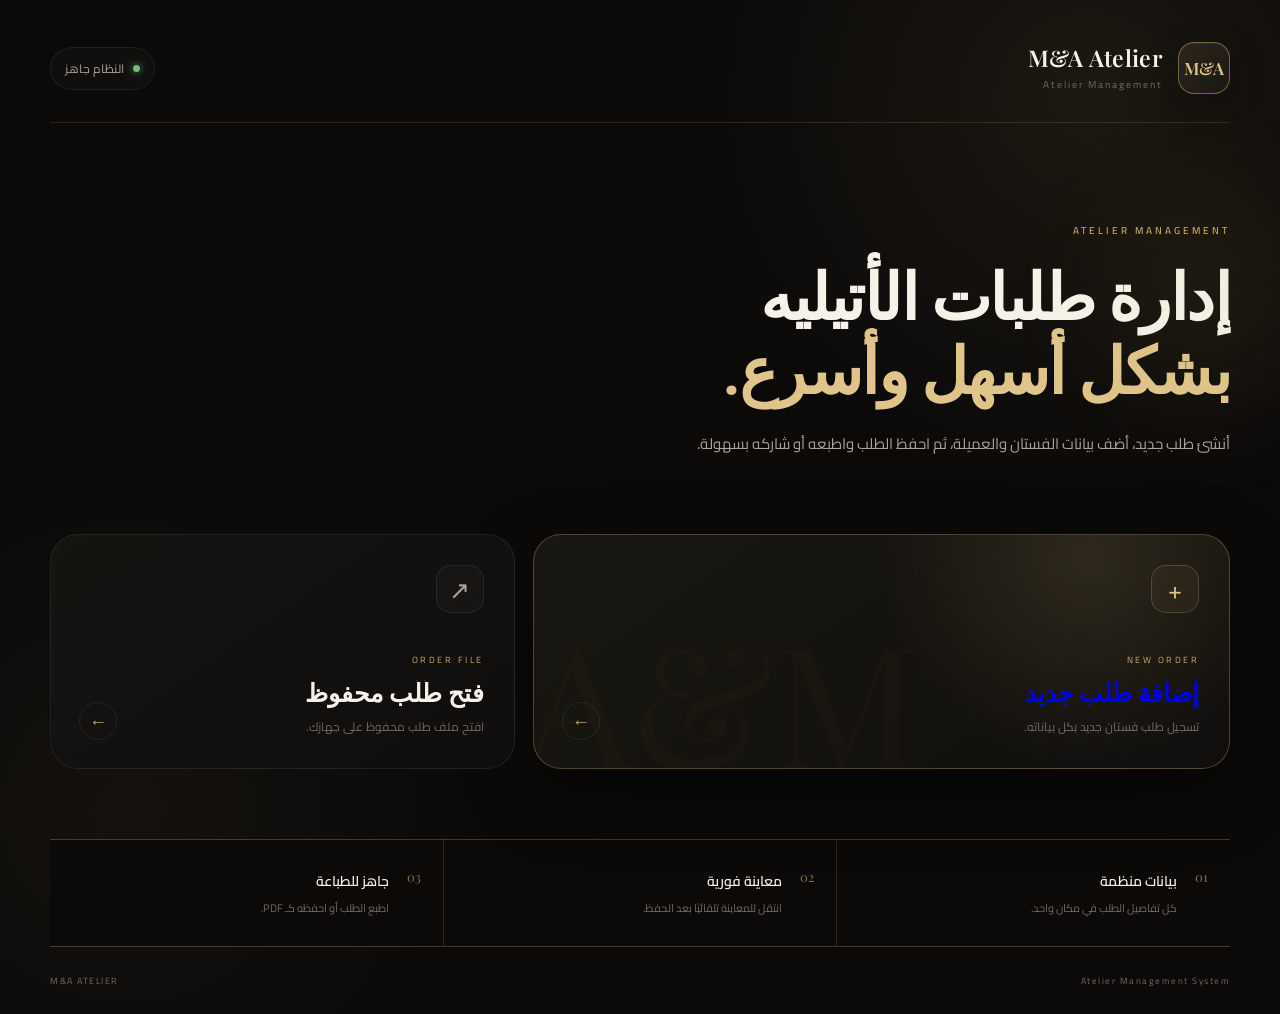
<file: index.html>
<!DOCTYPE html>
<html lang="ar" dir="rtl">

<head>
    <meta charset="UTF-8">
    <meta name="viewport" content="width=device-width, initial-scale=1.0">

    <title>M&A Atelier</title>

    <link rel="stylesheet" href="css/style.css">
</head>

<body>

    <main class="dashboard">

        <!-- Header -->
        <header class="dashboard-header">

            <div class="brand">
                <div class="brand-mark">M&A</div>

                <div class="brand-info">
                    <h1>M&A Atelier</h1>
                    <span>Atelier Management</span>
                </div>
            </div>

            <div class="header-status">
                <span class="status-dot"></span> النظام جاهز
            </div>

        </header>


        <!-- Welcome -->
        <section class="welcome-section">

            <div>
                <span class="eyebrow">ATELIER MANAGEMENT</span>

                <h2>
                    إدارة طلبات الأتيليه
                    <br>
                    <span>بشكل أسهل وأسرع.</span>
                </h2>

                <p>
                    أنشئ طلب جديد، أضف بيانات الفستان والعميلة، ثم احفظ الطلب واطبعه أو شاركه بسهولة.
                </p>
            </div>

        </section>


        <!-- Main Actions -->
        <section class="actions-grid">

            <!-- Add Order -->
            <a href="add-order.html" class="action-card primary-card">

                <div class="action-icon">
                    +
                </div>

                <div class="action-content">
                    <span>NEW ORDER</span>
                    <h3>إضافة طلب جديد</h3>
                    <p>
                        تسجيل طلب فستان جديد بكل بياناته.
                    </p>
                </div>

                <div class="action-arrow">
                    ←
                </div>

            </a>


            <!-- Open Order -->
            <div class="action-card secondary-card">

                <div class="action-icon">
                    ↗
                </div>

                <div class="action-content">
                    <span>ORDER FILE</span>
                    <h3>فتح طلب محفوظ</h3>
                    <p>
                        افتح ملف طلب محفوظ على جهازك.
                    </p>
                </div>

                <div class="action-arrow">
                    ←
                </div>

            </div>

        </section>


        <!-- Features -->
        <section class="features">

            <div class="feature-item">
                <div class="feature-number">01</div>

                <div>
                    <h4>بيانات منظمة</h4>
                    <p>كل تفاصيل الطلب في مكان واحد.</p>
                </div>
            </div>


            <div class="feature-item">
                <div class="feature-number">02</div>

                <div>
                    <h4>معاينة فورية</h4>
                    <p>انتقل للمعاينة تلقائيًا بعد الحفظ.</p>
                </div>
            </div>


            <div class="feature-item">
                <div class="feature-number">03</div>

                <div>
                    <h4>جاهز للطباعة</h4>
                    <p>اطبع الطلب أو احفظه كـ PDF.</p>
                </div>
            </div>

        </section>


        <!-- Footer -->
        <footer class="dashboard-footer">

            <span>M&A ATELIER</span>

            <span>Atelier Management System</span>

        </footer>

    </main>


    <script src="js/app.js"></script>

</body>

</html>
</file>
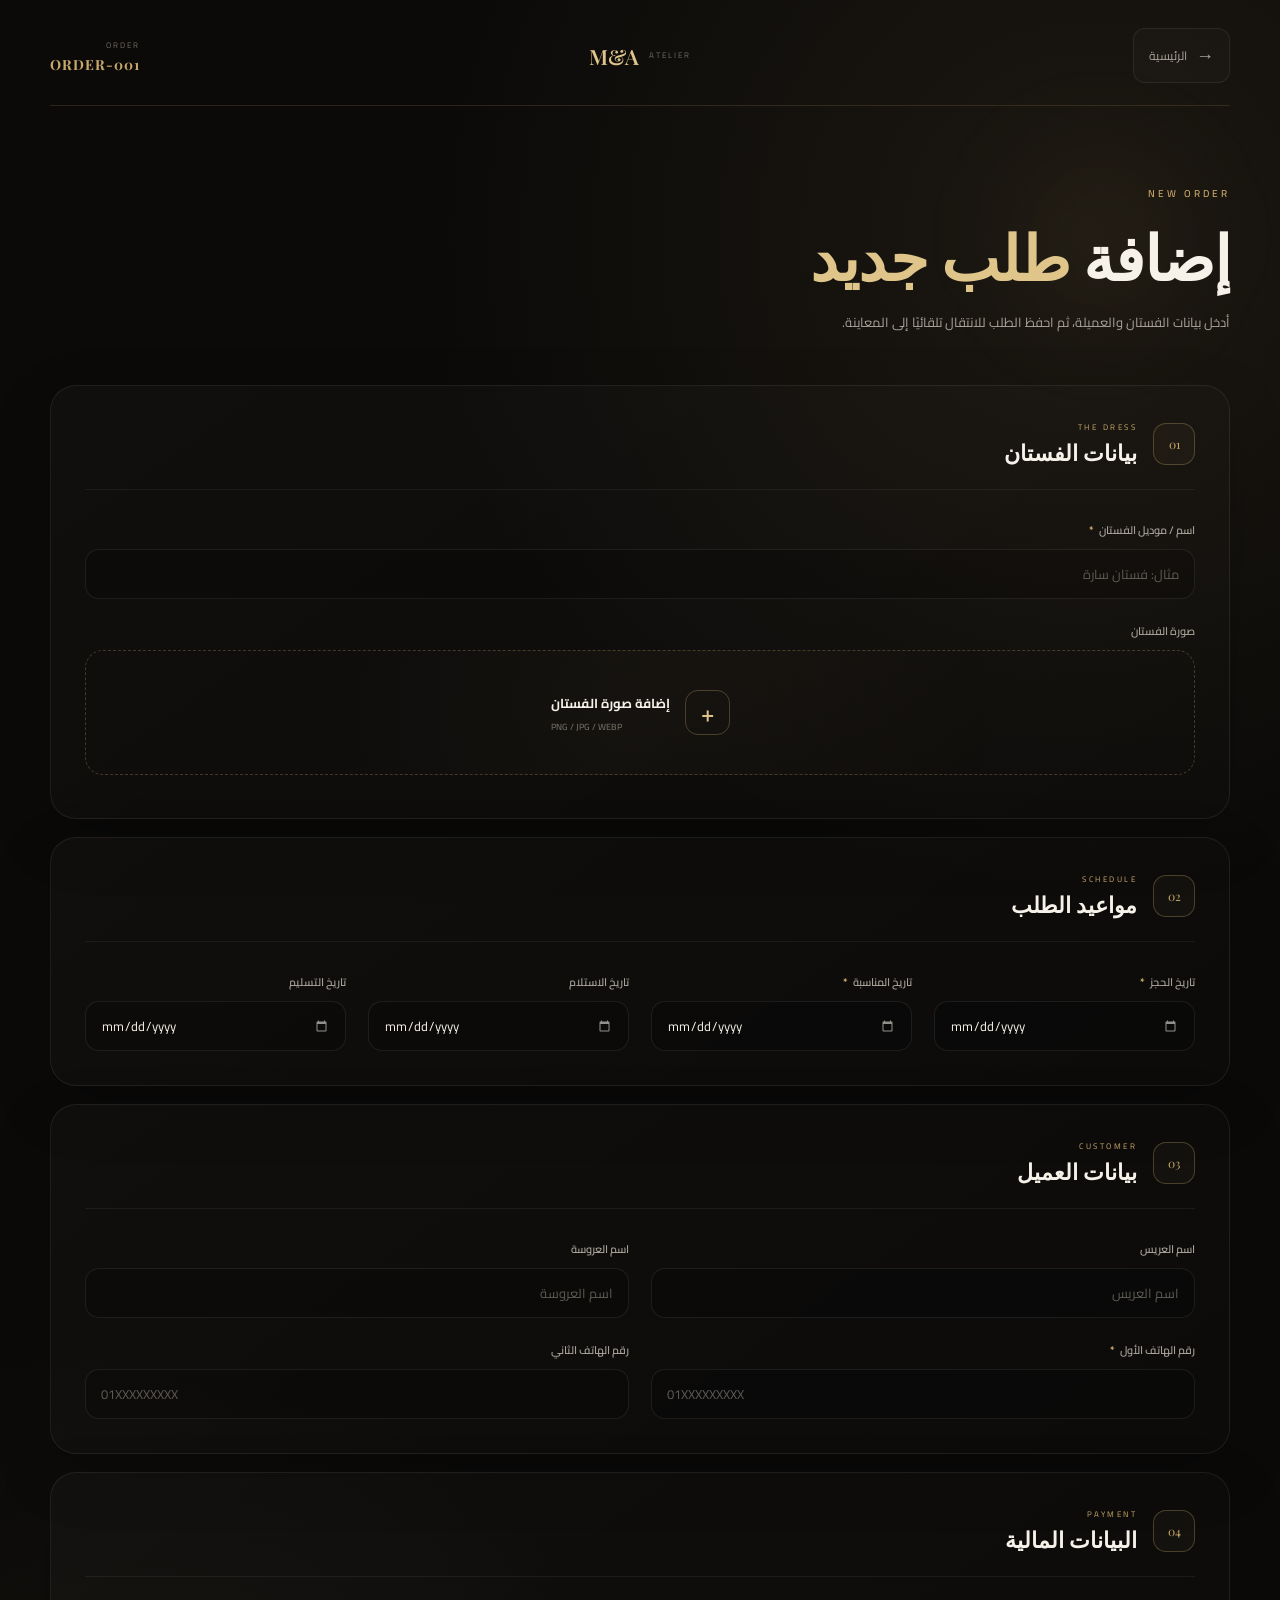
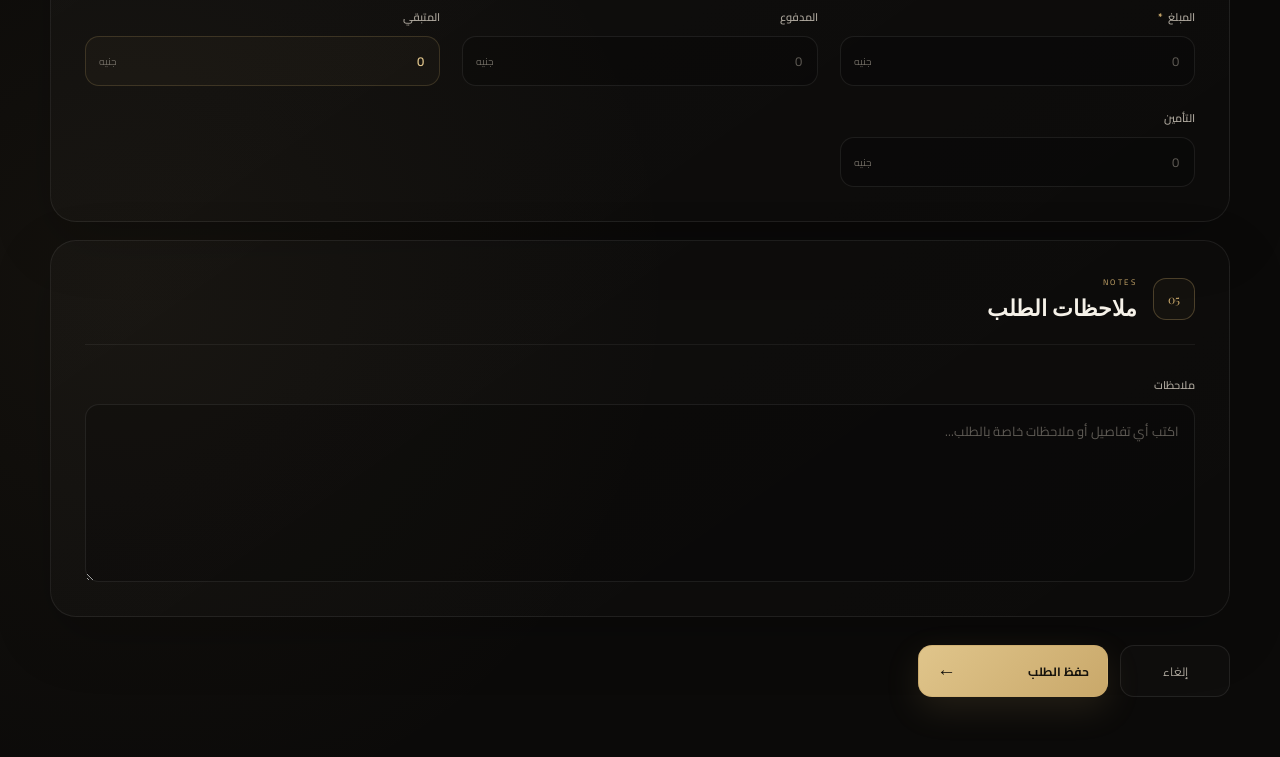
<file: add-order.html>
<!DOCTYPE html>
<html lang="ar" dir="rtl">

<head>
    <meta charset="UTF-8">
    <meta name="viewport" content="width=device-width, initial-scale=1.0">

    <title>إضافة طلب | M&A Atelier</title>

    <link rel="stylesheet" href="css/style.css">
</head>

<body>

    <main class="order-page">

        <!-- Top Bar -->
        <header class="order-header">

            <a href="index.html" class="back-button">
                <span>→</span> الرئيسية
            </a>

            <div class="page-brand">
                <span>M&A</span>
                <small>ATELIER</small>
            </div>

            <div class="order-number">
                <small>ORDER</small>
                <strong id="orderNumber">ORDER-001</strong>
            </div>

        </header>


        <!-- Page Intro -->
        <section class="page-intro">

            <span class="eyebrow">NEW ORDER</span>

            <h1>
                إضافة
                <span>طلب جديد</span>
            </h1>

            <p>
                أدخل بيانات الفستان والعميلة، ثم احفظ الطلب للانتقال تلقائيًا إلى المعاينة.
            </p>

        </section>


        <!-- Form -->
        <form id="orderForm" class="order-form">


            <!-- =========================
                 DRESS INFORMATION
            ========================== -->

            <section class="form-section">

                <div class="section-heading">

                    <div class="section-number">
                        01
                    </div>

                    <div>
                        <span>THE DRESS</span>
                        <h2>بيانات الفستان</h2>
                    </div>

                </div>


                <div class="form-grid">

                    <div class="form-group full">

                        <label for="dressName">
                            اسم / موديل الفستان
                            <b>*</b>
                        </label>

                        <input type="text" id="dressName" name="dressName" placeholder="مثال: فستان سارة" required>

                    </div>


                    <!-- Dress Image -->

                    <div class="form-group full">

                        <label>
                            صورة الفستان
                        </label>

                        <div class="image-upload">

                            <input type="file" id="dressImage" accept="image/*" hidden>

                            <label for="dressImage" class="upload-box" id="uploadBox">

                                <div class="upload-icon">
                                    +
                                </div>

                                <div>
                                    <strong>إضافة صورة الفستان</strong>
                                    <span>PNG / JPG / WEBP</span>
                                </div>

                            </label>

                            <div class="image-preview" id="imagePreview"></div>

                        </div>

                    </div>

                </div>

            </section>


            <!-- =========================
                 DATES
            ========================== -->

            <section class="form-section">

                <div class="section-heading">

                    <div class="section-number">
                        02
                    </div>

                    <div>
                        <span>SCHEDULE</span>
                        <h2>مواعيد الطلب</h2>
                    </div>

                </div>


                <div class="form-grid four-columns">

                    <div class="form-group">

                        <label for="bookingDate">
                            تاريخ الحجز
                            <b>*</b>
                        </label>

                        <input type="date" id="bookingDate" name="bookingDate" required>

                    </div>


                    <div class="form-group">

                        <label for="eventDate">
                            تاريخ المناسبة
                            <b>*</b>
                        </label>

                        <input type="date" id="eventDate" name="eventDate" required>

                    </div>


                    <div class="form-group">

                        <label for="receiveDate">
                            تاريخ الاستلام
                        </label>

                        <input type="date" id="receiveDate" name="receiveDate">

                    </div>


                    <div class="form-group">

                        <label for="deliveryDate">
                            تاريخ التسليم
                        </label>

                        <input type="date" id="deliveryDate" name="deliveryDate">

                    </div>

                </div>

            </section>


            <!-- =========================
                 CUSTOMER INFORMATION
            ========================== -->

            <section class="form-section">

                <div class="section-heading">

                    <div class="section-number">
                        03
                    </div>

                    <div>
                        <span>CUSTOMER</span>
                        <h2>بيانات العميل</h2>
                    </div>

                </div>


                <div class="form-grid">

                    <div class="form-group">

                        <label for="groomName">
                            اسم العريس
                        </label>

                        <input type="text" id="groomName" name="groomName" placeholder="اسم العريس">

                    </div>


                    <div class="form-group">

                        <label for="brideName">
                            اسم العروسة
                        </label>

                        <input type="text" id="brideName" name="brideName" placeholder="اسم العروسة">

                    </div>


                    <div class="form-group">

                        <label for="phoneOne">
                            رقم الهاتف الأول
                            <b>*</b>
                        </label>

                        <input type="tel" id="phoneOne" name="phoneOne" placeholder="01XXXXXXXXX" inputmode="tel" required>

                    </div>


                    <div class="form-group">

                        <label for="phoneTwo">
                            رقم الهاتف الثاني
                        </label>

                        <input type="tel" id="phoneTwo" name="phoneTwo" placeholder="01XXXXXXXXX" inputmode="tel">

                    </div>

                </div>

            </section>


            <!-- =========================
                 PAYMENT
            ========================== -->

            <section class="form-section">

                <div class="section-heading">

                    <div class="section-number">
                        04
                    </div>

                    <div>
                        <span>PAYMENT</span>
                        <h2>البيانات المالية</h2>
                    </div>

                </div>


                <div class="form-grid three-columns">

                    <div class="form-group">

                        <label for="totalAmount">
                            المبلغ
                            <b>*</b>
                        </label>

                        <div class="money-input">

                            <input type="number" id="totalAmount" name="totalAmount" placeholder="0" min="0" required>

                            <span>جنيه</span>

                        </div>

                    </div>


                    <div class="form-group">

                        <label for="paidAmount">
                            المدفوع
                        </label>

                        <div class="money-input">

                            <input type="number" id="paidAmount" name="paidAmount" placeholder="0" min="0">

                            <span>جنيه</span>

                        </div>

                    </div>


                    <div class="form-group">

                        <label for="remainingAmount">
                            المتبقي
                        </label>

                        <div class="money-input calculated">

                            <input type="number" id="remainingAmount" name="remainingAmount" value="0" readonly>

                            <span>جنيه</span>

                        </div>

                    </div>


                    <div class="form-group">

                        <label for="insurance">
                            التأمين
                        </label>

                        <div class="money-input">

                            <input type="number" id="insurance" name="insurance" placeholder="0" min="0">

                            <span>جنيه</span>

                        </div>

                    </div>

                </div>

            </section>


            <!-- =========================
                 NOTES
            ========================== -->

            <section class="form-section">

                <div class="section-heading">

                    <div class="section-number">
                        05
                    </div>

                    <div>
                        <span>NOTES</span>
                        <h2>ملاحظات الطلب</h2>
                    </div>

                </div>


                <div class="form-group full">

                    <label for="notes">
                        ملاحظات
                    </label>

                    <textarea id="notes" name="notes" rows="6" placeholder="اكتب أي تفاصيل أو ملاحظات خاصة بالطلب..."></textarea>

                </div>

            </section>


            <!-- Actions -->

            <div class="form-actions">

                <a href="index.html" class="cancel-button">
                    إلغاء
                </a>

                <button type="submit" class="save-button">
                    <span>حفظ الطلب</span>
                    <strong>←</strong>
                </button>

            </div>

        </form>

    </main>


    <script src="js/app.js"></script>

</body>

</html>
</file>
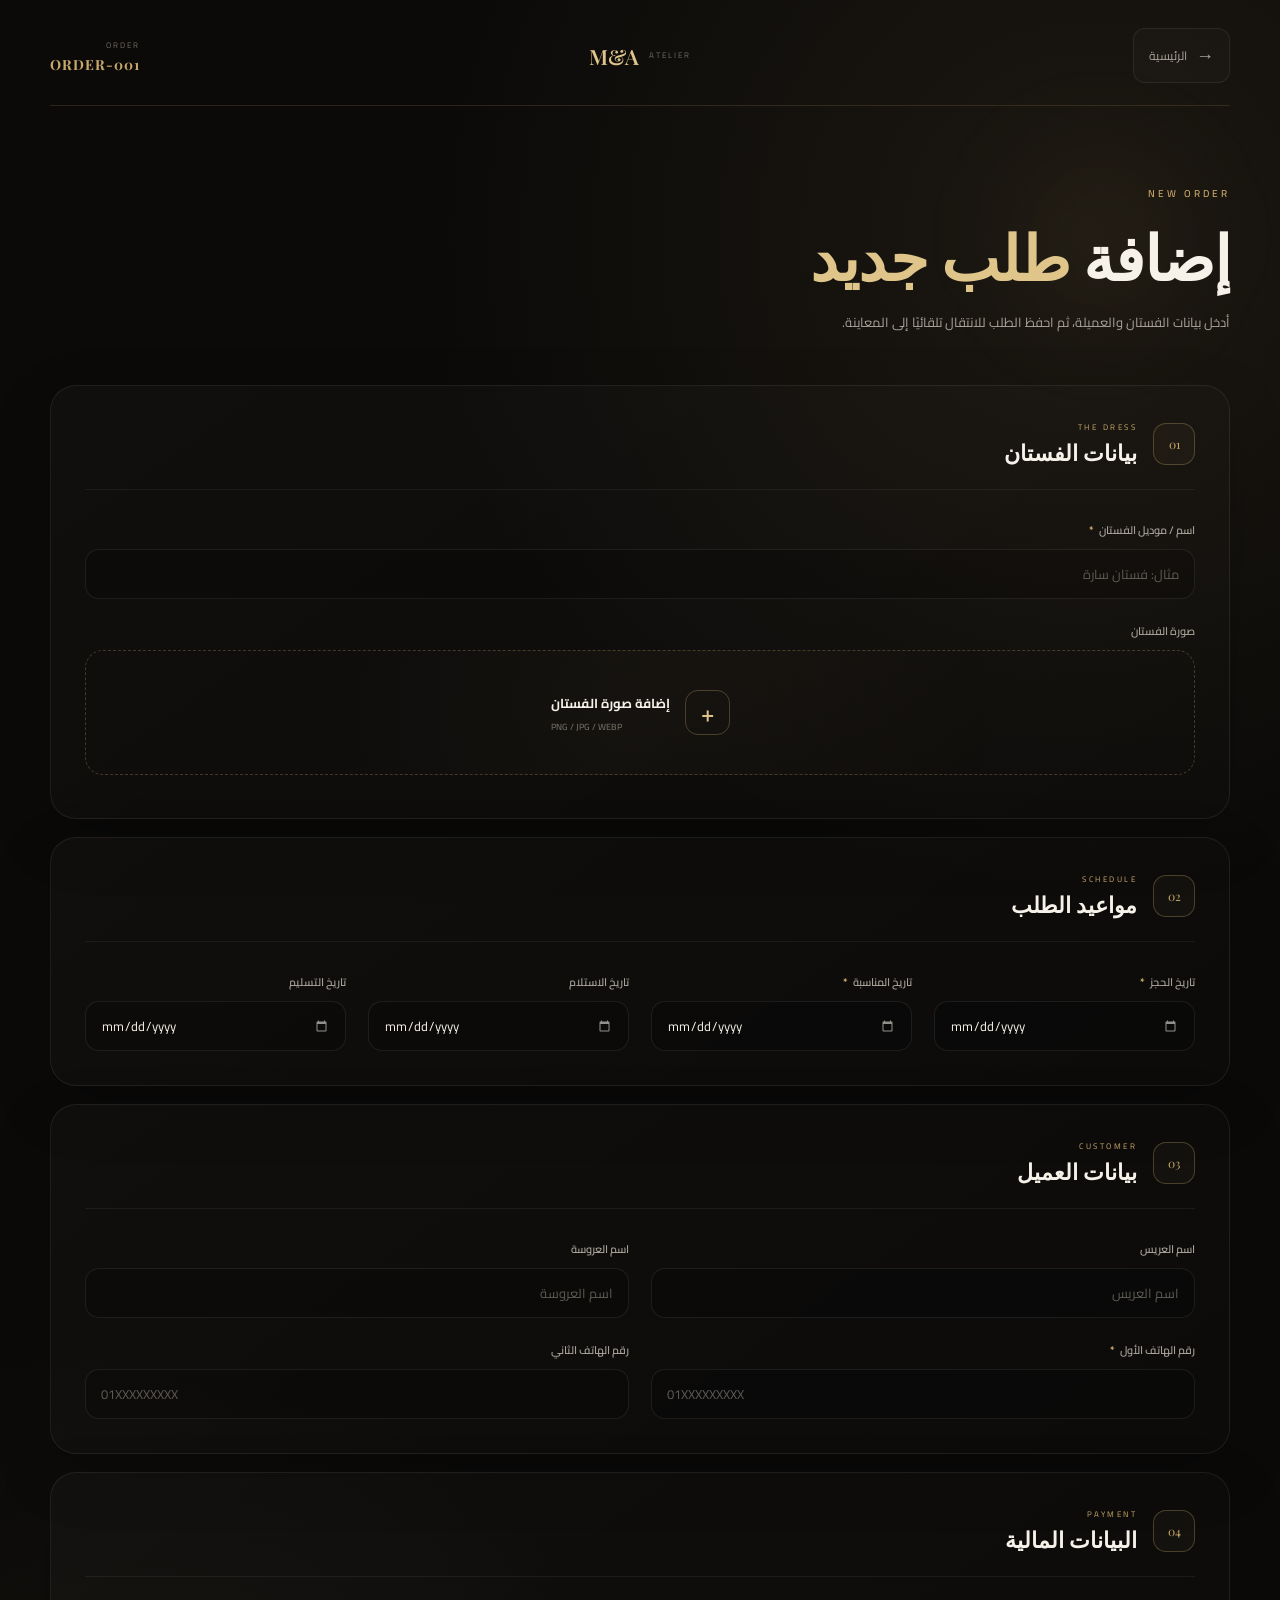
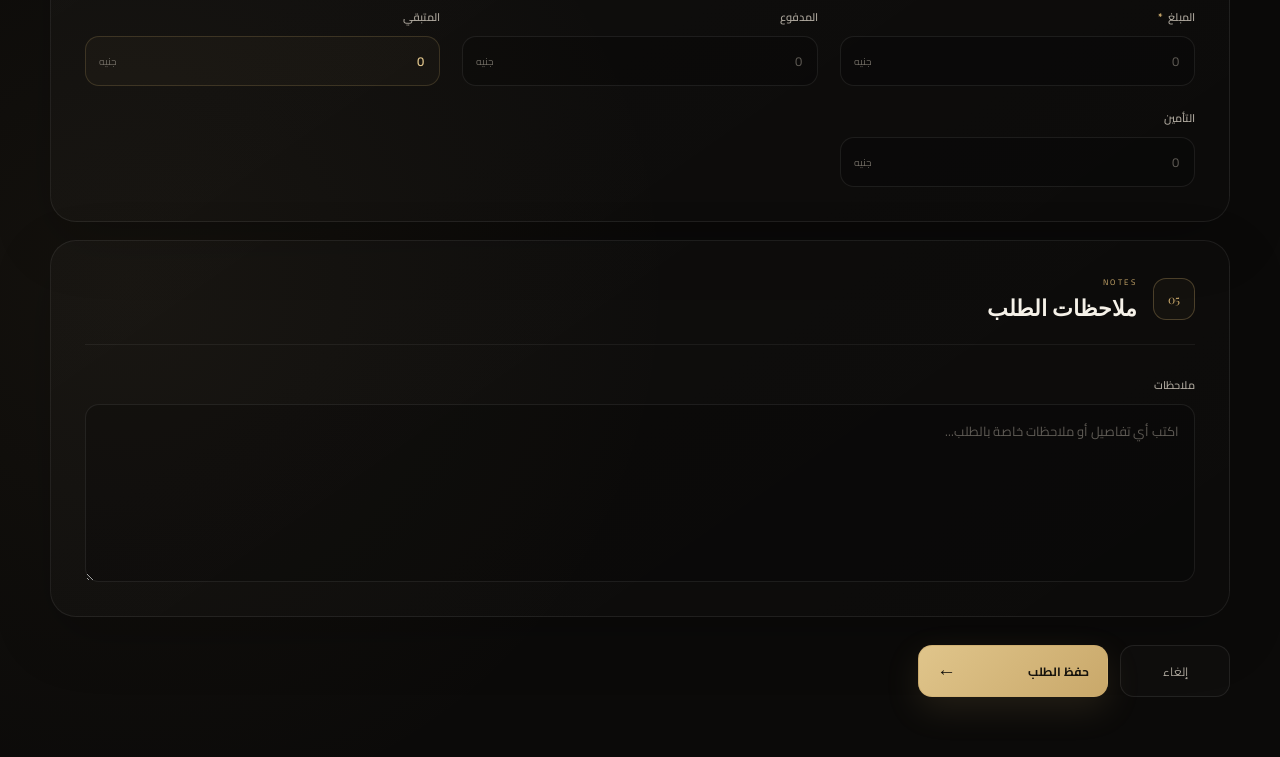
<file: order-preview.html>
<!DOCTYPE html>
<html lang="ar" dir="rtl">

<head>

    <meta charset="UTF-8">

    <meta name="viewport" content="width=device-width, initial-scale=1.0">

    <title> M&A Atelier | معاينة الطلب</title>

    <link rel="preconnect" href="https://fonts.googleapis.com">

    <link rel="preconnect" href="https://fonts.gstatic.com" crossorigin>

    <link href="https://fonts.googleapis.com/css2?family=Cairo:wght@400;500;600;700&family=Playfair+Display:wght@500;600;700&display=swap" rel="stylesheet">

    <link rel="stylesheet" href="css/style.css">

    <!-- html2pdf.js -->
    <script src="js/html2pdf.bundle.min.js"></script>

</head>


<body>

    <main class="preview-page">


        <!-- =========================
             HEADER
        ========================== -->

        <header class="preview-header">


            <button type="button" class="back-button" id="headerEditButton">
                ← تعديل الطلب
            </button>


            <div class="page-brand">

                <div class="brand-mark">
                    A&M
                </div>


                <div>

                    <h1>
                        M&A Atelier
                    </h1>

                    <span>
                        Order Preview
                    </span>

                </div>

            </div>


            <div class="order-number">

                <span>
                    رقم الطلب
                </span>

                <strong id="previewOrderNumber">
                    ORDER-001
                </strong>

            </div>


        </header>



        <!-- =========================
             ORDER PREVIEW
        ========================== -->

        <section class="preview-wrapper">

            <div class="order-preview-card" id="orderPreviewCard">


                <!-- =========================
                     HERO
                ========================== -->

                <section class="preview-hero">


                    <div class="dress-image-container" id="previewDressImage">

                        <div class="dress-image-placeholder">

                            <span>
                                👗
                            </span>

                            <p>
                                لا توجد صورة
                            </p>

                        </div>

                    </div>



                    <div class="dress-main-info">

                        <span class="preview-label">
                            DRESS / MODEL
                        </span>


                        <h2 id="previewDressName">
                            -
                        </h2>


                        <div class="hero-order">

                            <span>
                                رقم الطلب
                            </span>

                            <strong id="heroOrderNumber">
                                -
                            </strong>

                        </div>

                    </div>

                </section>



                <!-- =========================
                     CUSTOMER
                ========================== -->

                <section class="preview-section">

                    <div class="section-heading">

                        <span>
                            01
                        </span>


                        <div>

                            <small>
                                CUSTOMER
                            </small>

                            <h3>
                                بيانات العميل
                            </h3>

                        </div>

                    </div>



                    <div class="preview-grid">


                        <div class="preview-item">

                            <span>
                                اسم العريس
                            </span>

                            <strong id="previewGroom">
                                -
                            </strong>

                        </div>



                        <div class="preview-item">

                            <span>
                                اسم العروسة
                            </span>

                            <strong id="previewBride">
                                -
                            </strong>

                        </div>



                        <div class="preview-item">

                            <span>
                                رقم الهاتف الأول
                            </span>

                            <strong id="previewPhoneOne">
                                -
                            </strong>

                        </div>



                        <div class="preview-item">

                            <span>
                                رقم الهاتف الثاني
                            </span>

                            <strong id="previewPhoneTwo">
                                -
                            </strong>

                        </div>


                    </div>

                </section>



                <!-- =========================
                     SCHEDULE
                ========================== -->

                <section class="preview-section">

                    <div class="section-heading">

                        <span>
                            02
                        </span>


                        <div>

                            <small>
                                SCHEDULE
                            </small>

                            <h3>
                                المواعيد
                            </h3>

                        </div>

                    </div>



                    <div class="preview-grid">


                        <div class="preview-item">

                            <span>
                                تاريخ الحجز
                            </span>

                            <strong id="previewBooking">
                                -
                            </strong>

                        </div>



                        <div class="preview-item">

                            <span>
                                تاريخ المناسبة
                            </span>

                            <strong id="previewEvent">
                                -
                            </strong>

                        </div>



                        <div class="preview-item">

                            <span>
                                تاريخ الاستلام
                            </span>

                            <strong id="previewReceive">
                                -
                            </strong>

                        </div>



                        <div class="preview-item">

                            <span>
                                تاريخ التسليم
                            </span>

                            <strong id="previewDelivery">
                                -
                            </strong>

                        </div>


                    </div>

                </section>



                <!-- =========================
                     PAYMENT
                ========================== -->

                <section class="preview-section">

                    <div class="section-heading">

                        <span>
                            03
                        </span>


                        <div>

                            <small>
                                PAYMENT
                            </small>

                            <h3>
                                البيانات المالية
                            </h3>

                        </div>

                    </div>



                    <div class="payment-grid">


                        <div class="payment-item total">

                            <span>
                                إجمالي الطلب
                            </span>

                            <strong>

                                <span id="previewTotal">
                                    0
                                </span>

                                <small>
                                    جنيه
                                </small>

                            </strong>

                        </div>



                        <div class="payment-item paid">

                            <span>
                                المدفوع
                            </span>

                            <strong>

                                <span id="previewPaid">
                                    0
                                </span>

                                <small>
                                    جنيه
                                </small>

                            </strong>

                        </div>



                        <div class="payment-item remaining">

                            <span>
                                المتبقي
                            </span>

                            <strong>

                                <span id="previewRemaining">
                                    0
                                </span>

                                <small>
                                    جنيه
                                </small>

                            </strong>

                        </div>



                        <div class="payment-item insurance">

                            <span>
                                التأمين
                            </span>

                            <strong id="previewInsurance">
                                -
                            </strong>

                        </div>


                    </div>

                </section>



                <!-- =========================
                     NOTES
                ========================== -->

                <section class="preview-section notes-section">

                    <div class="section-heading">

                        <span>
                            04
                        </span>


                        <div>

                            <small>
                                NOTES
                            </small>

                            <h3>
                                الملاحظات
                            </h3>

                        </div>

                    </div>



                    <div class="notes-box" id="previewNotes">
                        لا توجد ملاحظات.
                    </div>

                </section>



                <!-- =========================
                     FOOTER
                ========================== -->

                <footer class="order-card-footer">


                    <div>

                        <strong>
                           M&A Atelier
                        </strong>

                        <span>
                            Atelier Management
                        </span>

                    </div>



                    <div>

                        <span>
                            Order
                        </span>

                        <strong id="footerOrderNumber">
                            -
                        </strong>

                    </div>


                </footer>


            </div>

        </section>



        <!-- =========================
             ACTION BUTTONS
        ========================== -->

        <div class="preview-actions">


            <button type="button" class="action-button primary" id="downloadPdfButton">
                📄 تنزيل PDF
            </button>



            <button type="button" class="action-button whatsapp" id="whatsappButton">
                💬 إرسال WhatsApp
            </button>



            <button type="button" class="action-button secondary" id="editOrderButton">
                ✎ تعديل الطلب
            </button>



            <a href="index.html" class="action-button secondary">
                ← الرئيسية
            </a>


        </div>


    </main>



    <!-- =========================
         JAVASCRIPT
    ========================== -->

    <script>
        document.addEventListener(
            "DOMContentLoaded",
            function() {


                /*
                ==========================================
                GET ORDER
                ==========================================
                */

                const savedOrder =
                    sessionStorage.getItem(
                        "amOrder"
                    );


                if (!savedOrder) {

                    alert(
                        "لا يوجد طلب للمعاينة."
                    );

                    window.location.href =
                        "add-order.html";

                    return;

                }


                let order;


                try {

                    order =
                        JSON.parse(
                            savedOrder
                        );

                } catch (error) {

                    console.error(error);

                    alert(
                        "حدث خطأ في بيانات الطلب."
                    );

                    window.location.href =
                        "add-order.html";

                    return;

                }



                /*
                ==========================================
                HELPER
                ==========================================
                */

                function setText(
                    id,
                    value
                ) {

                    const element =
                        document.getElementById(
                            id
                        );


                    if (element) {

                        element.textContent =
                            value || "-";

                    }

                }



                /*
                ==========================================
                ORDER NUMBER
                ==========================================
                */

                setText(
                    "previewOrderNumber",
                    order.orderNumber
                );


                setText(
                    "heroOrderNumber",
                    order.orderNumber
                );


                setText(
                    "footerOrderNumber",
                    order.orderNumber
                );



                /*
                ==========================================
                DRESS
                ==========================================
                */

                setText(
                    "previewDressName",
                    order.dressName
                );



                /*
                ==========================================
                CUSTOMER
                ==========================================
                */

                setText(
                    "previewGroom",
                    order.groomName
                );


                setText(
                    "previewBride",
                    order.brideName
                );


                setText(
                    "previewPhoneOne",
                    order.phoneOne
                );


                setText(
                    "previewPhoneTwo",
                    order.phoneTwo
                );



                /*
                ==========================================
                DATES
                ==========================================
                */

                setText(
                    "previewBooking",
                    order.bookingDate
                );


                setText(
                    "previewEvent",
                    order.eventDate
                );


                setText(
                    "previewReceive",
                    order.receiveDate
                );


                setText(
                    "previewDelivery",
                    order.deliveryDate
                );



                /*
                ==========================================
                PAYMENT
                ==========================================
                */

                setText(
                    "previewTotal",
                    order.total
                );


                setText(
                    "previewPaid",
                    order.paid
                );


                setText(
                    "previewRemaining",
                    order.remaining
                );


                setText(
                    "previewInsurance",
                    order.insurance
                );



                /*
                ==========================================
                NOTES
                ==========================================
                */

                setText(
                    "previewNotes",
                    order.notes ||
                    "لا توجد ملاحظات."
                );



                /*
                ==========================================
                DRESS IMAGE
                ==========================================
                */

                const imageContainer =
                    document.getElementById(
                        "previewDressImage"
                    );


                if (
                    order.image &&
                    imageContainer
                ) {

                    imageContainer.innerHTML =
                        "";


                    const image =
                        document.createElement(
                            "img"
                        );


                    image.src =
                        order.image;


                    image.alt =
                        order.dressName ||
                        "Dress Image";


                    image.style.width =
                        "100%";


                    image.style.height =
                        "100%";


                    image.style.objectFit =
                        "cover";


                    image.style.display =
                        "block";


                    imageContainer.appendChild(
                        image
                    );

                }



                /*
                ==========================================
                EDIT ORDER
                ==========================================
                */

                function editOrder() {

                    sessionStorage.setItem(
                        "amEditMode",
                        "true"
                    );


                    window.location.href =
                        "add-order.html";

                }


                /*
                ==========================================
                HEADER EDIT BUTTON
                ==========================================
                */

                const headerEditButton =
                    document.getElementById(
                        "headerEditButton"
                    );


                if (headerEditButton) {

                    headerEditButton.addEventListener(
                        "click",
                        editOrder
                    );

                }



                /*
                ==========================================
                BOTTOM EDIT BUTTON
                ==========================================
                */

                const editOrderButton =
                    document.getElementById(
                        "editOrderButton"
                    );


                if (editOrderButton) {

                    editOrderButton.addEventListener(
                        "click",
                        editOrder
                    );

                }



                /*
                ==========================================
                PDF DOWNLOAD
                ==========================================
                */

                const downloadPdfButton =
                    document.getElementById(
                        "downloadPdfButton"
                    );


                if (downloadPdfButton) {

                    downloadPdfButton.addEventListener(
                        "click",
                        async function() {


                            const orderCard =
                                document.getElementById(
                                    "orderPreviewCard"
                                );


                            if (!orderCard) {

                                alert(
                                    "لم يتم العثور على بيانات الطلب."
                                );

                                return;

                            }


                            if (
                                typeof html2pdf ===
                                "undefined"
                            ) {

                                alert(
                                    "ملف html2pdf.js غير موجود. تأكد من وجوده داخل مجلد js."
                                );

                                return;

                            }


                            const originalText =
                                downloadPdfButton.textContent;


                            downloadPdfButton.disabled =
                                true;


                            downloadPdfButton.textContent =
                                "جاري تجهيز PDF...";


                            /*
                            ==================================
                            PDF NAME
                            اسم العروسة + رقم الطلب
                            ==================================
                            */

                            const cleanBrideName =
                                (
                                    order.brideName ||
                                    "M&A-Order"
                                )
                                .replace(
                                    /[\\/:*?"<>|]/g,
                                    "-"
                                )
                                .trim();


                            const filename =
                                cleanBrideName +
                                "-" +
                                (
                                    order.orderNumber ||
                                    "ORDER"
                                ) +
                                ".pdf";


                            /*
                            ==================================
                            PDF OPTIONS
                            ==================================
                            */

                            const options = {

                                margin: [
                                    8,
                                    8,
                                    8,
                                    8
                                ],

                                filename: filename,

                                image: {

                                    type: "jpeg",

                                    quality: 0.98

                                },

                                html2canvas: {

                                    scale: 2,

                                    useCORS: true,

                                    allowTaint: true,

                                    backgroundColor: "#0b0a09",

                                    logging: false

                                },

                                jsPDF: {

                                    unit: "mm",

                                    format: "a4",

                                    orientation: "portrait"

                                },

                                pagebreak: {

                                    mode: [
                                        "css",
                                        "legacy"
                                    ]

                                }

                            };


                            try {

                                await html2pdf()

                                .set(
                                    options
                                )

                                .from(
                                    orderCard
                                )

                                .save();


                            } catch (error) {

                                console.error(
                                    "PDF Error:",
                                    error
                                );


                                alert(
                                    "حدث خطأ أثناء إنشاء ملف PDF."
                                );


                            } finally {

                                downloadPdfButton.disabled =
                                    false;


                                downloadPdfButton.textContent =
                                    originalText;

                            }

                        }
                    );

                }



                /*
                ==========================================
                WHATSAPP
                ==========================================
                */

                const whatsappButton =
                    document.getElementById(
                        "whatsappButton"
                    );


                if (whatsappButton) {

                    whatsappButton.addEventListener(
                        "click",
                        function() {


                            const message =

                                `M&A ATELIER
━━━━━━━━━━━━━━━━━━

📋 بيانات الطلب

رقم الطلب:
${order.orderNumber || "-"}

اسم / موديل الفستان:
${order.dressName || "-"}


👰 بيانات العميل

اسم العريس:
${order.groomName || "-"}

اسم العروسة:
${order.brideName || "-"}

رقم الهاتف الأول:
${order.phoneOne || "-"}

رقم الهاتف الثاني:
${order.phoneTwo || "-"}


📅 المواعيد

تاريخ الحجز:
${order.bookingDate || "-"}

تاريخ المناسبة:
${order.eventDate || "-"}

تاريخ الاستلام:
${order.receiveDate || "-"}

تاريخ التسليم:
${order.deliveryDate || "-"}


💰 البيانات المالية

إجمالي الطلب:
${order.total || "0"} جنيه

المدفوع:
${order.paid || "0"} جنيه

المتبقي:
${order.remaining || "0"} جنيه

التأمين:
${order.insurance || "-"}


📝 الملاحظات

${order.notes || "لا توجد ملاحظات."}

━━━━━━━━━━━━━━━━━━

M&A ATELIER`;


                            /*
                            ==================================
                            PHONE
                            ==================================
                            */

                            let phone =
                                order.phoneOne ||
                                "";


                            phone =
                                phone.replace(
                                    /\D/g,
                                    ""
                                );


                            if (
                                phone.startsWith(
                                    "0"
                                )
                            ) {

                                phone =
                                    "20" +
                                    phone.substring(
                                        1
                                    );

                            }


                            /*
                            ==================================
                            WHATSAPP URL
                            ==================================
                            */

                            const whatsappURL =
                                "https://wa.me/" +
                                phone +
                                "?text=" +
                                encodeURIComponent(
                                    message
                                );


                            window.open(
                                whatsappURL,
                                "_blank"
                            );

                        }
                    );

                }

            }

        );
    </script>

</body>

</html>
</file>
<file: css/style.css>
@import url('https://fonts.googleapis.com/css2?family=Cairo:wght@400;500;600;700&family=Playfair+Display:wght@500;600;700&display=swap');
:root {
    --bg: #0b0a09;
    --bg-soft: #11100e;
    --card: #151310;
    --card-hover: #1b1915;
    --gold: #c9a86a;
    --gold-light: #e0c58b;
    --gold-dark: #8e713c;
    --text: #f6f2e9;
    --text-soft: #aaa49a;
    --text-muted: #706b63;
    --border: rgba(201, 168, 106, 0.16);
    --radius-lg: 28px;
    --radius-md: 20px;
    --shadow: 0 25px 70px rgba(0, 0, 0, 0.45);
}

* {
    margin: 0;
    padding: 0;
    box-sizing: border-box;
}

html {
    scroll-behavior: smooth;
}

body {
    min-height: 100vh;
    background: radial-gradient( circle at 85% 10%, rgba(201, 168, 106, 0.09), transparent 28%), radial-gradient( circle at 10% 80%, rgba(201, 168, 106, 0.05), transparent 25%), var(--bg);
    color: var(--text);
    font-family: "Cairo", sans-serif;
    overflow-x: hidden;
}


/* =========================
   DASHBOARD
========================= */

.dashboard {
    width: min(1180px, calc(100% - 48px));
    margin: auto;
    padding: 42px 0 25px;
}


/* =========================
   HEADER
========================= */

.dashboard-header {
    display: flex;
    align-items: center;
    justify-content: space-between;
    padding-bottom: 28px;
    border-bottom: 1px solid var(--border);
}

.brand {
    display: flex;
    align-items: center;
    gap: 15px;
}

.brand-mark {
    width: 52px;
    height: 52px;
    display: grid;
    place-items: center;
    border: 1px solid rgba(201, 168, 106, 0.5);
    border-radius: 16px;
    color: var(--gold-light);
    font-family: "Playfair Display", serif;
    font-size: 17px;
    font-weight: 600;
    background: linear-gradient( 145deg, rgba(201, 168, 106, 0.12), rgba(255, 255, 255, 0.02));
    box-shadow: inset 0 1px 0 rgba(255, 255, 255, 0.06), 0 10px 35px rgba(0, 0, 0, 0.3);
}

.brand-info h1 {
    font-family: "Playfair Display", serif;
    font-size: 23px;
    font-weight: 600;
    letter-spacing: 0.3px;
}

.brand-info span {
    display: block;
    margin-top: 2px;
    color: var(--text-muted);
    font-size: 10px;
    letter-spacing: 2px;
    direction: ltr;
    text-align: right;
}

.header-status {
    display: flex;
    align-items: center;
    gap: 9px;
    padding: 9px 14px;
    border: 1px solid rgba(255, 255, 255, 0.06);
    border-radius: 50px;
    background: rgba(255, 255, 255, 0.025);
    color: var(--text-soft);
    font-size: 12px;
}

.status-dot {
    width: 7px;
    height: 7px;
    border-radius: 50%;
    background: #78b87b;
    box-shadow: 0 0 0 4px rgba(120, 184, 123, 0.08), 0 0 14px rgba(120, 184, 123, 0.5);
}


/* =========================
   WELCOME
========================= */

.welcome-section {
    position: relative;
    padding: 90px 0 75px;
    max-width: 760px;
}

.welcome-section::before {
    content: "";
    position: absolute;
    top: 65px;
    right: -100px;
    width: 230px;
    height: 230px;
    border-radius: 50%;
    background: rgba(201, 168, 106, 0.05);
    filter: blur(50px);
    pointer-events: none;
}

.eyebrow {
    display: inline-block;
    margin-bottom: 17px;
    color: var(--gold);
    font-size: 10px;
    font-weight: 600;
    letter-spacing: 3px;
    direction: ltr;
}

.welcome-section h2 {
    font-family: "Playfair Display", serif;
    font-size: clamp(42px, 5vw, 68px);
    line-height: 1.15;
    font-weight: 600;
    letter-spacing: -1.5px;
}

.welcome-section h2 span {
    color: var(--gold-light);
}

.welcome-section p {
    max-width: 610px;
    margin-top: 25px;
    color: var(--text-soft);
    font-size: 15px;
    line-height: 2;
    font-weight: 400;
}


/* =========================
   ACTIONS
========================= */

.actions-grid {
    display: grid;
    grid-template-columns: 1.5fr 1fr;
    gap: 18px;
}

.action-card {
    position: relative;
    min-height: 235px;
    padding: 30px;
    border-radius: var(--radius-lg);
    text-decoration: none;
    overflow: hidden;
    transition: transform 0.35s ease, border-color 0.35s ease, background 0.35s ease;
}

.action-card:hover {
    transform: translateY(-5px);
}


/* Primary */

.primary-card {
    display: flex;
    flex-direction: column;
    justify-content: space-between;
    border: 1px solid rgba(201, 168, 106, 0.32);
    background: radial-gradient( circle at 80% 10%, rgba(201, 168, 106, 0.15), transparent 35%), linear-gradient( 145deg, #191711, #100f0d);
    box-shadow: var(--shadow);
}

.primary-card::after {
    content: "A&M";
    position: absolute;
    left: -10px;
    bottom: -45px;
    font-family: "Playfair Display", serif;
    font-size: 170px;
    color: rgba(201, 168, 106, 0.025);
    pointer-events: none;
}

.primary-card:hover {
    border-color: rgba(201, 168, 106, 0.6);
}


/* Secondary */

.secondary-card {
    display: flex;
    flex-direction: column;
    justify-content: space-between;
    border: 1px solid rgba(255, 255, 255, 0.07);
    background: linear-gradient( 145deg, #151411, #0f0e0c);
}

.secondary-card:hover {
    background: var(--card-hover);
    border-color: rgba(255, 255, 255, 0.14);
}


/* =========================
   ACTION ICON
========================= */

.action-icon {
    width: 48px;
    height: 48px;
    display: grid;
    place-items: center;
    border-radius: 15px;
    border: 1px solid rgba(201, 168, 106, 0.25);
    color: var(--gold-light);
    font-size: 25px;
    background: rgba(201, 168, 106, 0.06);
}

.secondary-card .action-icon {
    color: var(--text-soft);
    border-color: rgba(255, 255, 255, 0.08);
    background: rgba(255, 255, 255, 0.025);
}


/* =========================
   ACTION CONTENT
========================= */

.action-content span {
    display: block;
    margin-bottom: 7px;
    color: var(--gold);
    font-size: 9px;
    letter-spacing: 2.5px;
    direction: ltr;
    text-align: right;
}

.action-content h3 {
    font-family: "Playfair Display", serif;
    font-size: 25px;
    font-weight: 600;
}

.action-content p {
    margin-top: 7px;
    color: var(--text-muted);
    font-size: 12px;
}


/* =========================
   ARROW
========================= */

.action-arrow {
    position: absolute;
    left: 28px;
    bottom: 28px;
    width: 38px;
    height: 38px;
    display: grid;
    place-items: center;
    border: 1px solid rgba(255, 255, 255, 0.07);
    border-radius: 50%;
    color: var(--gold);
    font-size: 18px;
    transition: 0.3s ease;
}

.action-card:hover .action-arrow {
    transform: translateX(-5px);
    border-color: rgba(201, 168, 106, 0.4);
}


/* =========================
   FEATURES
========================= */

.features {
    display: grid;
    grid-template-columns: repeat(3, 1fr);
    gap: 1px;
    margin-top: 70px;
    border-top: 1px solid var(--border);
    border-bottom: 1px solid var(--border);
    background: var(--border);
}

.feature-item {
    display: flex;
    gap: 18px;
    padding: 28px 22px;
    background: var(--bg);
}

.feature-number {
    color: var(--gold-dark);
    font-family: "Playfair Display", serif;
    font-size: 13px;
}

.feature-item h4 {
    font-size: 14px;
    font-weight: 600;
}

.feature-item p {
    margin-top: 4px;
    color: var(--text-muted);
    font-size: 11px;
}


/* =========================
   FOOTER
========================= */

.dashboard-footer {
    display: flex;
    align-items: center;
    justify-content: space-between;
    padding-top: 25px;
    color: var(--text-muted);
    font-size: 9px;
    letter-spacing: 1.5px;
    direction: ltr;
}


/* =========================
   MOBILE
========================= */

@media (max-width: 800px) {
    .dashboard {
        width: min(100% - 28px, 600px);
        padding-top: 25px;
    }
    .dashboard-header {
        padding-bottom: 20px;
    }
    .brand-mark {
        width: 46px;
        height: 46px;
        border-radius: 14px;
    }
    .brand-info h1 {
        font-size: 19px;
    }
    .header-status {
        font-size: 10px;
        padding: 7px 10px;
    }
    .welcome-section {
        padding: 60px 0 50px;
    }
    .welcome-section h2 {
        font-size: clamp(38px, 11vw, 55px);
        letter-spacing: -1px;
    }
    .welcome-section p {
        font-size: 13px;
        line-height: 1.9;
    }
    .actions-grid {
        grid-template-columns: 1fr;
    }
    .action-card {
        min-height: 220px;
    }
    .features {
        grid-template-columns: 1fr;
        margin-top: 50px;
    }
    .feature-item {
        padding: 20px;
    }
}


/* =========================
   SMALL MOBILE
========================= */

@media (max-width: 480px) {
    .dashboard {
        width: calc(100% - 22px);
        padding-top: 18px;
    }
    .brand-info span {
        display: none;
    }
    .header-status {
        padding: 6px 9px;
    }
    .welcome-section {
        padding: 55px 0 40px;
    }
    .welcome-section h2 {
        font-size: 38px;
    }
    .welcome-section p {
        margin-top: 18px;
        font-size: 12px;
    }
    .action-card {
        min-height: 205px;
        padding: 24px;
    }
    .action-content h3 {
        font-size: 22px;
    }
    .action-arrow {
        left: 22px;
        bottom: 22px;
    }
    .dashboard-footer {
        flex-direction: column;
        align-items: flex-start;
        gap: 7px;
    }
}


/* =========================================================
   A&M ATELIER — ORDER FORM
========================================================= */

.order-page {
    width: min(1180px, calc(100% - 48px));
    margin: auto;
    padding: 28px 0 60px;
}


/* =========================================================
   ORDER HEADER
========================================================= */

.order-header {
    display: grid;
    grid-template-columns: 1fr auto 1fr;
    align-items: center;
    min-height: 64px;
    padding-bottom: 22px;
    border-bottom: 1px solid var(--border);
}

.back-button {
    justify-self: start;
    display: inline-flex;
    align-items: center;
    gap: 9px;
    padding: 10px 15px;
    color: var(--text-soft);
    border: 1px solid rgba(255, 255, 255, 0.07);
    border-radius: 12px;
    text-decoration: none;
    font-size: 12px;
    background: rgba(255, 255, 255, 0.02);
    transition: 0.3s ease;
}

.back-button:hover {
    color: var(--gold-light);
    border-color: rgba(201, 168, 106, 0.3);
    background: rgba(201, 168, 106, 0.05);
}

.back-button span {
    font-size: 18px;
}

.page-brand {
    display: flex;
    align-items: center;
    gap: 10px;
    direction: ltr;
}

.page-brand span {
    color: var(--gold-light);
    font-family: "Playfair Display", serif;
    font-size: 21px;
    font-weight: 600;
}

.page-brand small {
    color: var(--text-muted);
    font-size: 8px;
    letter-spacing: 2px;
}

.order-number {
    justify-self: end;
    display: flex;
    flex-direction: column;
    text-align: right;
}

.order-number small {
    color: var(--text-muted);
    font-size: 8px;
    letter-spacing: 2px;
    direction: ltr;
}

.order-number strong {
    margin-top: 2px;
    color: var(--gold);
    font-family: "Playfair Display", serif;
    font-size: 14px;
    letter-spacing: 1px;
    direction: ltr;
}


/* =========================================================
   PAGE INTRO
========================================================= */

.page-intro {
    position: relative;
    padding: 70px 0 50px;
    max-width: 760px;
}

.page-intro::after {
    content: "";
    position: absolute;
    top: 40px;
    right: 5%;
    width: 180px;
    height: 180px;
    border-radius: 50%;
    background: rgba(201, 168, 106, 0.045);
    filter: blur(55px);
    pointer-events: none;
}

.page-intro h1 {
    position: relative;
    z-index: 1;
    font-family: "Playfair Display", serif;
    font-size: clamp(42px, 5vw, 62px);
    line-height: 1.15;
    font-weight: 600;
    letter-spacing: -1px;
}

.page-intro h1 span {
    color: var(--gold-light);
}

.page-intro p {
    position: relative;
    z-index: 1;
    max-width: 620px;
    margin-top: 18px;
    color: var(--text-soft);
    font-size: 13px;
    line-height: 2;
}


/* =========================================================
   FORM
========================================================= */

.order-form {
    display: flex;
    flex-direction: column;
    gap: 18px;
}


/* =========================================================
   FORM SECTION
========================================================= */

.form-section {
    padding: 34px;
    border: 1px solid rgba(255, 255, 255, 0.07);
    border-radius: 26px;
    background: linear-gradient( 145deg, rgba(255, 255, 255, 0.025), rgba(255, 255, 255, 0.008));
    box-shadow: 0 20px 60px rgba(0, 0, 0, 0.18);
}

.section-heading {
    display: flex;
    align-items: center;
    gap: 16px;
    margin-bottom: 30px;
    padding-bottom: 22px;
    border-bottom: 1px solid rgba(255, 255, 255, 0.06);
}

.section-number {
    width: 42px;
    height: 42px;
    flex-shrink: 0;
    display: grid;
    place-items: center;
    border: 1px solid rgba(201, 168, 106, 0.3);
    border-radius: 13px;
    color: var(--gold);
    font-family: "Playfair Display", serif;
    font-size: 12px;
    background: rgba(201, 168, 106, 0.04);
}

.section-heading span {
    display: block;
    color: var(--gold);
    font-size: 8px;
    letter-spacing: 2.5px;
    direction: ltr;
    text-align: right;
}

.section-heading h2 {
    margin-top: 2px;
    font-family: "Playfair Display", serif;
    font-size: 22px;
    font-weight: 600;
}


/* =========================================================
   FORM GRID
========================================================= */

.form-grid {
    display: grid;
    grid-template-columns: repeat(2, minmax(0, 1fr));
    gap: 22px;
}

.form-grid.four-columns {
    grid-template-columns: repeat(4, minmax(0, 1fr));
}

.form-grid.three-columns {
    grid-template-columns: repeat(3, minmax(0, 1fr));
}

.form-group {
    min-width: 0;
    display: flex;
    flex-direction: column;
}

.form-group.full {
    grid-column: 1 / -1;
}


/* =========================================================
   LABEL
========================================================= */

.form-group label {
    margin-bottom: 9px;
    color: var(--text-soft);
    font-size: 11px;
    font-weight: 600;
}

.form-group label b {
    color: var(--gold);
    margin-right: 3px;
}


/* =========================================================
   INPUTS
========================================================= */

.form-group input,
.form-group textarea {
    width: 100%;
    border: 1px solid rgba(255, 255, 255, 0.08);
    border-radius: 14px;
    outline: none;
    background: rgba(0, 0, 0, 0.18);
    color: var(--text);
    font-family: "Cairo", sans-serif;
    font-size: 13px;
    transition: border-color 0.25s ease, background 0.25s ease, box-shadow 0.25s ease;
}

.form-group input {
    height: 50px;
    padding: 0 15px;
}

.form-group textarea {
    min-height: 140px;
    padding: 14px 15px;
    resize: vertical;
    line-height: 1.9;
}

.form-group input::placeholder,
.form-group textarea::placeholder {
    color: #5f5b55;
}

.form-group input:hover,
.form-group textarea:hover {
    border-color: rgba(255, 255, 255, 0.13);
}

.form-group input:focus,
.form-group textarea:focus {
    border-color: rgba(201, 168, 106, 0.55);
    background: rgba(201, 168, 106, 0.025);
    box-shadow: 0 0 0 3px rgba(201, 168, 106, 0.06);
}


/* =========================================================
   DATE INPUT
========================================================= */

input[type="date"] {
    color-scheme: dark;
}

input[type="date"]::-webkit-calendar-picker-indicator {
    opacity: 0.55;
    cursor: pointer;
    filter: sepia(0.5);
}


/* =========================================================
   IMAGE UPLOAD
========================================================= */

.image-upload {
    display: flex;
    flex-direction: column;
    gap: 15px;
}

.upload-box {
    min-height: 125px;
    display: flex;
    align-items: center;
    justify-content: center;
    gap: 15px;
    padding: 25px;
    border: 1px dashed rgba(201, 168, 106, 0.28);
    border-radius: 18px;
    background: radial-gradient( circle at center, rgba(201, 168, 106, 0.045), transparent 65%);
    cursor: pointer;
    transition: 0.3s ease;
}

.upload-box:hover {
    border-color: rgba(201, 168, 106, 0.55);
    background: radial-gradient( circle at center, rgba(201, 168, 106, 0.08), transparent 65%);
}

.upload-icon {
    width: 45px;
    height: 45px;
    display: grid;
    place-items: center;
    border-radius: 13px;
    border: 1px solid rgba(201, 168, 106, 0.3);
    color: var(--gold-light);
    font-size: 24px;
}

.upload-box strong {
    display: block;
    color: var(--text);
    font-size: 13px;
}

.upload-box span {
    display: block;
    margin-top: 3px;
    color: var(--text-muted);
    font-size: 9px;
    direction: ltr;
}


/* =========================================================
   IMAGE PREVIEW
========================================================= */

.image-preview {
    display: grid;
    grid-template-columns: repeat(auto-fill, minmax(130px, 1fr));
    gap: 12px;
}

.image-preview:empty {
    display: none;
}

.image-preview img {
    width: 100%;
    height: 170px;
    object-fit: cover;
    border-radius: 15px;
    border: 1px solid rgba(201, 168, 106, 0.2);
    box-shadow: 0 15px 30px rgba(0, 0, 0, 0.3);
}


/* =========================================================
   MONEY INPUT
========================================================= */

.money-input {
    position: relative;
}

.money-input input {
    padding-left: 60px;
}

.money-input>span {
    position: absolute;
    left: 14px;
    top: 50%;
    transform: translateY(-50%);
    color: var(--text-muted);
    font-size: 10px;
    pointer-events: none;
}

.money-input.calculated input {
    color: var(--gold-light);
    border-color: rgba(201, 168, 106, 0.2);
    background: rgba(201, 168, 106, 0.035);
    font-weight: 600;
}


/* Remove number arrows */

input[type="number"]::-webkit-inner-spin-button,
input[type="number"]::-webkit-outer-spin-button {
    margin: 0;
    appearance: none;
}

input[type="number"] {
    appearance: textfield;
}


/* =========================================================
   FORM ACTIONS
========================================================= */

.form-actions {
    display: flex;
    align-items: center;
    justify-content: flex-start;
    gap: 12px;
    padding-top: 10px;
}

.cancel-button,
.save-button {
    min-height: 52px;
    border-radius: 14px;
    font-family: "Cairo", sans-serif;
    font-size: 12px;
    cursor: pointer;
    transition: transform 0.25s ease, background 0.25s ease, border-color 0.25s ease;
}

.cancel-button {
    display: inline-flex;
    align-items: center;
    justify-content: center;
    min-width: 110px;
    padding: 0 20px;
    border: 1px solid rgba(255, 255, 255, 0.08);
    color: var(--text-soft);
    text-decoration: none;
    background: rgba(255, 255, 255, 0.02);
}

.cancel-button:hover {
    color: var(--text);
    border-color: rgba(255, 255, 255, 0.16);
}

.save-button {
    display: flex;
    align-items: center;
    justify-content: space-between;
    gap: 25px;
    min-width: 190px;
    padding: 0 18px;
    border: 1px solid rgba(201, 168, 106, 0.5);
    color: #16130d;
    background: linear-gradient( 135deg, var(--gold-light), var(--gold));
    font-weight: 700;
    box-shadow: 0 12px 35px rgba(201, 168, 106, 0.13);
}

.save-button strong {
    font-size: 19px;
}

.save-button:hover {
    transform: translateY(-2px);
    background: linear-gradient( 135deg, #ead09b, var(--gold-light));
    box-shadow: 0 18px 45px rgba(201, 168, 106, 0.2);
}

.save-button:active,
.cancel-button:active {
    transform: translateY(0);
}


/* =========================================================
   TABLET
========================================================= */

@media (max-width: 1000px) {
    .order-page {
        width: min(100% - 34px, 850px);
    }
    .form-grid.four-columns {
        grid-template-columns: repeat(2, minmax(0, 1fr));
    }
    .form-grid.three-columns {
        grid-template-columns: repeat(2, minmax(0, 1fr));
    }
}


/* =========================================================
   TABLET / LARGE MOBILE
========================================================= */

@media (max-width: 700px) {
    .order-page {
        width: calc(100% - 26px);
        padding-top: 18px;
    }
    .order-header {
        grid-template-columns: 1fr auto;
        gap: 15px;
    }
    .page-brand {
        display: none;
    }
    .order-number {
        justify-self: end;
    }
    .page-intro {
        padding: 55px 0 40px;
    }
    .page-intro h1 {
        font-size: 44px;
    }
    .page-intro p {
        font-size: 12px;
    }
    .form-section {
        padding: 25px 20px;
        border-radius: 22px;
    }
    .form-grid,
    .form-grid.four-columns,
    .form-grid.three-columns {
        grid-template-columns: 1fr;
        gap: 18px;
    }
    .section-heading {
        margin-bottom: 23px;
    }
    .section-heading h2 {
        font-size: 20px;
    }
    .form-actions {
        flex-direction: column-reverse;
        align-items: stretch;
    }
    .save-button,
    .cancel-button {
        width: 100%;
    }
}


/* =========================================================
   MOBILE
========================================================= */

@media (max-width: 480px) {
    .order-page {
        width: calc(100% - 18px);
        padding-bottom: 35px;
    }
    .order-header {
        padding-bottom: 17px;
    }
    .back-button {
        padding: 8px 11px;
        font-size: 10px;
    }
    .order-number small {
        font-size: 7px;
    }
    .order-number strong {
        font-size: 12px;
    }
    .page-intro {
        padding: 45px 0 32px;
    }
    .eyebrow {
        font-size: 8px;
        letter-spacing: 2px;
    }
    .page-intro h1 {
        font-size: 37px;
        letter-spacing: -0.5px;
    }
    .page-intro p {
        margin-top: 14px;
        line-height: 1.9;
    }
    .form-section {
        padding: 22px 15px;
        border-radius: 19px;
    }
    .section-heading {
        gap: 12px;
        padding-bottom: 18px;
    }
    .section-number {
        width: 37px;
        height: 37px;
        border-radius: 11px;
        font-size: 10px;
    }
    .section-heading span {
        font-size: 7px;
    }
    .section-heading h2 {
        font-size: 18px;
    }
    .form-group label {
        font-size: 10px;
    }
    .form-group input {
        height: 48px;
        font-size: 12px;
    }
    .form-group textarea {
        min-height: 120px;
        font-size: 12px;
    }
    .upload-box {
        min-height: 110px;
        padding: 18px;
        border-radius: 15px;
    }
    .upload-icon {
        width: 40px;
        height: 40px;
        font-size: 21px;
    }
    .upload-box strong {
        font-size: 11px;
    }
    .upload-box span {
        font-size: 8px;
    }
    .image-preview {
        grid-template-columns: repeat(2, minmax(0, 1fr));
    }
    .image-preview img {
        height: 150px;
    }
    .money-input input {
        padding-left: 55px;
    }
    .save-button {
        min-height: 54px;
    }
}


/* =========================================================
   VERY SMALL DEVICES
========================================================= */

@media (max-width: 350px) {
    .order-page {
        width: calc(100% - 12px);
    }
    .form-section {
        padding: 19px 12px;
    }
    .page-intro h1 {
        font-size: 32px;
    }
    .section-heading h2 {
        font-size: 16px;
    }
    .upload-box {
        flex-direction: column;
        text-align: center;
    }
}


/* =========================================
   A&M ATELIER
   ORDER PREVIEW
   ========================================= */

.preview-page {
    min-height: 100vh;
    padding: 30px 20px 60px;
    background: radial-gradient( circle at top right, rgba(201, 168, 106, 0.08), transparent 35%), radial-gradient( circle at bottom left, rgba(201, 168, 106, 0.05), transparent 35%), var(--bg);
}


/* =========================================================
   HEADER
   ========================================================= */

.preview-header {
    width: min(1200px, 100%);
    margin: 0 auto 45px;
    display: grid;
    grid-template-columns: 1fr auto 1fr;
    align-items: center;
    gap: 25px;
}

.preview-header .back-button {
    justify-self: start;
}

.preview-header .page-brand {
    justify-self: center;
}

.preview-order-number {
    justify-self: end;
    display: flex;
    flex-direction: column;
    align-items: flex-end;
    gap: 4px;
}

.preview-order-number span {
    font-size: 10px;
    letter-spacing: 3px;
    color: var(--text-muted);
}

.preview-order-number strong {
    font-family: "Playfair Display", serif;
    font-size: 15px;
    color: var(--gold-light);
    letter-spacing: 1px;
}


/* =========================================================
   WRAPPER
   ========================================================= */

.preview-wrapper {
    width: min(1000px, 100%);
    margin: 0 auto;
}


/* =========================================================
   MAIN ORDER CARD
   ========================================================= */

.order-preview-card {
    position: relative;
    overflow: hidden;
    background: linear-gradient( 145deg, rgba(255, 255, 255, 0.025), transparent 30%), var(--card);
    border: 1px solid var(--border);
    border-radius: 24px;
    box-shadow: 0 30px 80px rgba(0, 0, 0, 0.35), inset 0 1px 0 rgba(255, 255, 255, 0.025);
}


/* =========================================================
   GOLD TOP LINE
   ========================================================= */

.order-preview-card::before {
    content: "";
    position: absolute;
    top: 0;
    left: 8%;
    right: 8%;
    height: 1px;
    background: linear-gradient( 90deg, transparent, var(--gold), transparent);
    opacity: 0.7;
}


/* =========================================================
   HERO
   ========================================================= */

.preview-hero {
    min-height: 310px;
    display: grid;
    grid-template-columns: 320px 1fr;
    direction: ltr;
    border-bottom: 1px solid var(--border);
}


/* IMAGE */

.dress-image-container {
    min-height: 310px;
    display: flex;
    align-items: center;
    justify-content: center;
    padding: 25px;
    background: linear-gradient( 135deg, rgba(201, 168, 106, 0.08), transparent);
    border-left: 1px solid var(--border);
    overflow: hidden;
}

.dress-image-placeholder {
    width: 100%;
    height: 250px;
    display: flex;
    align-items: center;
    justify-content: center;
    border-radius: 18px;
    border: 1px solid var(--border);
    background: radial-gradient( circle, rgba(201, 168, 106, 0.10), transparent 65%);
    color: var(--gold);
    font-family: "Playfair Display", serif;
    font-size: 38px;
    letter-spacing: 4px;
    overflow: hidden;
}

.dress-image-placeholder img {
    width: 100%;
    height: 100%;
    display: block;
    object-fit: cover;
}


/* HERO TEXT */

.dress-main-info {
    direction: rtl;
    display: flex;
    flex-direction: column;
    justify-content: center;
    padding: 45px 55px;
}

.preview-label {
    margin-bottom: 12px;
    font-size: 10px;
    letter-spacing: 4px;
    color: var(--gold);
    text-transform: uppercase;
}

.dress-main-info h2 {
    margin: 0;
    font-family: "Playfair Display", serif;
    font-size: clamp(30px, 5vw, 52px);
    line-height: 1.2;
    color: var(--text);
}

.dress-main-info p {
    margin-top: 15px;
    color: var(--text-muted);
    font-size: 14px;
}


/* =========================================================
   SECTIONS
   ========================================================= */

.preview-section {
    padding: 38px 45px;
    border-bottom: 1px solid var(--border);
}

.preview-section-title {
    display: flex;
    align-items: center;
    gap: 15px;
    margin-bottom: 28px;
}

.preview-section-title>span {
    width: 38px;
    height: 38px;
    flex: 0 0 38px;
    display: flex;
    align-items: center;
    justify-content: center;
    border: 1px solid var(--border);
    border-radius: 50%;
    color: var(--gold);
    font-size: 11px;
    letter-spacing: 1px;
}

.preview-section-title small {
    display: block;
    margin-bottom: 3px;
    color: var(--gold);
    font-size: 9px;
    letter-spacing: 3px;
}

.preview-section-title h3 {
    margin: 0;
    font-size: 19px;
    font-weight: 600;
    color: var(--text);
}


/* =========================================================
   INFO GRID
   ========================================================= */

.preview-grid {
    display: grid;
    grid-template-columns: repeat(2, minmax(0, 1fr));
    gap: 12px;
}

.preview-grid.four {
    grid-template-columns: repeat(4, minmax(0, 1fr));
}

.preview-item {
    min-width: 0;
    padding: 18px;
    border: 1px solid rgba(201, 168, 106, 0.10);
    border-radius: 13px;
    background: rgba(255, 255, 255, 0.015);
}

.preview-item span {
    display: block;
    margin-bottom: 8px;
    color: var(--text-muted);
    font-size: 11px;
}

.preview-item strong {
    display: block;
    color: var(--text);
    font-size: 14px;
    overflow-wrap: anywhere;
}


/* =========================================================
   PAYMENT
   ========================================================= */

.payment-grid {
    display: grid;
    grid-template-columns: repeat(4, minmax(0, 1fr));
    gap: 12px;
}

.payment-item {
    padding: 22px 18px;
    border-radius: 14px;
    border: 1px solid var(--border);
    background: linear-gradient( 145deg, rgba(201, 168, 106, 0.045), transparent);
}

.payment-item span {
    display: block;
    color: var(--text-muted);
    font-size: 11px;
    margin-bottom: 10px;
}

.payment-item strong {
    color: var(--text);
    font-size: 18px;
}

.payment-item.remaining {
    border-color: rgba(201, 168, 106, 0.35);
    background: linear-gradient( 145deg, rgba(201, 168, 106, 0.12), rgba(201, 168, 106, 0.025));
}

.payment-item.remaining strong {
    color: var(--gold-light);
}


/* =========================================================
   NOTES
   ========================================================= */

.notes-box {
    padding: 22px;
    min-height: 80px;
    border-radius: 14px;
    border: 1px solid rgba(201, 168, 106, 0.10);
    background: rgba(255, 255, 255, 0.015);
}

.notes-box p {
    margin: 0;
    color: var(--text-soft);
    font-size: 14px;
    line-height: 1.9;
    white-space: pre-wrap;
}


/* =========================================================
   ORDER FOOTER
   ========================================================= */

.order-card-footer {
    padding: 25px 45px;
    display: flex;
    align-items: center;
    justify-content: space-between;
    gap: 20px;
}

.order-card-footer div {
    display: flex;
    flex-direction: column;
    gap: 4px;
}

.order-card-footer span {
    color: var(--gold);
    font-family: "Playfair Display", serif;
    font-size: 15px;
    letter-spacing: 2px;
}

.order-card-footer small {
    color: var(--text-muted);
    font-size: 10px;
}

.order-card-footer>strong {
    color: var(--text-muted);
    font-size: 11px;
    letter-spacing: 1px;
}


/* =========================================================
   ACTIONS
   ========================================================= */

.preview-actions {
    margin-top: 25px;
    display: grid;
    grid-template-columns: repeat(4, minmax(0, 1fr));
    gap: 12px;
}

.action-button {
    min-height: 55px;
    display: flex;
    align-items: center;
    justify-content: center;
    padding: 12px 18px;
    border-radius: 13px;
    border: 1px solid var(--border);
    background: var(--card);
    color: var(--text-soft);
    font-family: "Cairo", sans-serif;
    font-size: 13px;
    text-decoration: none;
    cursor: pointer;
    transition: transform 0.25s ease, border-color 0.25s ease, background 0.25s ease, color 0.25s ease;
}

.action-button:hover {
    transform: translateY(-3px);
    border-color: var(--gold);
    color: var(--text);
    background: var(--card-hover);
}

.action-button.primary {
    border-color: var(--gold);
    background: linear-gradient( 135deg, var(--gold), var(--gold-dark));
    color: #111;
    font-weight: 700;
}

.action-button.primary:hover {
    color: #111;
    box-shadow: 0 12px 30px rgba(201, 168, 106, 0.18);
}

.action-button.whatsapp {
    border-color: rgba(95, 190, 110, 0.35);
}

.action-button.whatsapp:hover {
    border-color: rgba(95, 190, 110, 0.8);
}


/* =========================================================
   TABLET
   ========================================================= */

@media (max-width: 900px) {
    .preview-header {
        grid-template-columns: 1fr auto;
        gap: 15px;
    }
    .preview-header .page-brand {
        justify-self: end;
        grid-column: 2;
        grid-row: 1;
    }
    .preview-header .back-button {
        grid-column: 1;
        grid-row: 1;
    }
    .preview-order-number {
        display: none;
    }
    .preview-hero {
        grid-template-columns: 260px 1fr;
    }
    .payment-grid {
        grid-template-columns: repeat(2, minmax(0, 1fr));
    }
    .preview-grid.four {
        grid-template-columns: repeat(2, minmax(0, 1fr));
    }
    .preview-actions {
        grid-template-columns: repeat(2, minmax(0, 1fr));
    }
}


/* =========================================================
   MOBILE
   ========================================================= */

@media (max-width: 650px) {
    .preview-page {
        padding: 15px 12px 40px;
    }
    .preview-header {
        margin-bottom: 25px;
    }
    .preview-header .page-brand h1 {
        font-size: 13px;
    }
    .preview-header .page-brand span {
        font-size: 9px;
    }
    .preview-header .brand-mark {
        width: 40px;
        height: 40px;
        font-size: 14px;
    }
    .preview-header .back-button {
        padding: 9px 12px;
        font-size: 11px;
    }
    .order-preview-card {
        border-radius: 18px;
    }
    /* Hero becomes vertical */
    .preview-hero {
        grid-template-columns: 1fr;
        min-height: auto;
    }
    .dress-image-container {
        min-height: auto;
        padding: 15px;
        border-left: 0;
        border-bottom: 1px solid var(--border);
    }
    .dress-image-placeholder {
        height: 300px;
    }
    .dress-main-info {
        padding: 28px 22px 32px;
        text-align: center;
        align-items: center;
    }
    .dress-main-info h2 {
        font-size: 30px;
    }
    .preview-section {
        padding: 28px 18px;
    }
    .preview-section-title {
        margin-bottom: 20px;
    }
    .preview-section-title h3 {
        font-size: 16px;
    }
    .preview-grid,
    .preview-grid.four {
        grid-template-columns: 1fr;
    }
    .payment-grid {
        grid-template-columns: 1fr;
    }
    .preview-item {
        padding: 15px;
    }
    .payment-item {
        padding: 18px;
    }
    .order-card-footer {
        padding: 20px 18px;
        align-items: flex-start;
        flex-direction: column;
    }
    .order-card-footer>strong {
        align-self: flex-start;
    }
    .preview-actions {
        grid-template-columns: 1fr;
        gap: 10px;
    }
    .action-button {
        min-height: 52px;
    }
}


/* =========================================================
   SMALL MOBILE
   ========================================================= */

@media (max-width: 380px) {
    .preview-page {
        padding-left: 8px;
        padding-right: 8px;
    }
    .preview-header .page-brand span {
        display: none;
    }
    .preview-header .page-brand h1 {
        font-size: 11px;
    }
    .preview-header .brand-mark {
        width: 35px;
        height: 35px;
        font-size: 12px;
    }
    .dress-image-placeholder {
        height: 240px;
    }
    .dress-main-info h2 {
        font-size: 25px;
    }
    .preview-section {
        padding: 24px 14px;
    }
    .preview-section-title>span {
        width: 34px;
        height: 34px;
        flex-basis: 34px;
    }
    .action-button {
        font-size: 12px;
    }
}


/* =========================================================
   PRINT
   ========================================================= */

@media print {
    body {
        background: #fff !important;
    }
    .preview-page {
        padding: 0;
        background: #fff !important;
    }
    .preview-header {
        margin-bottom: 20px;
    }
    .preview-header .back-button,
    .preview-order-number,
    .preview-actions {
        display: none !important;
    }
    .preview-header {
        display: flex;
        justify-content: center;
    }
    .order-preview-card {
        width: 100%;
        border: 1px solid #ddd;
        border-radius: 0;
        box-shadow: none;
        background: #fff !important;
        color: #111 !important;
    }
    .order-preview-card::before {
        display: none;
    }
    .dress-main-info h2,
    .preview-section-title h3,
    .preview-item strong,
    .payment-item strong {
        color: #111 !important;
    }
    .preview-label,
    .preview-section-title small,
    .preview-section-title>span {
        color: #8e713c !important;
    }
    .preview-item,
    .payment-item,
    .notes-box {
        background: #fff !important;
        border-color: #ddd !important;
    }
    .preview-item span,
    .payment-item span,
    .notes-box p,
    .order-card-footer small,
    .order-card-footer>strong {
        color: #555 !important;
    }
    .payment-item.remaining {
        border-color: #aaa !important;
        background: #f8f8f8 !important;
    }
    .payment-item.remaining strong {
        color: #111 !important;
    }
    .order-card-footer {
        border-top: 1px solid #ddd;
    }
}

@media print {
    body {
        background: #ffffff !important;
        color: #000000 !important;
    }
    .preview-page {
        background: #ffffff !important;
        min-height: auto !important;
    }
    .preview-header {
        display: none !important;
    }
    .preview-actions {
        display: none !important;
    }
    .preview-wrapper {
        padding: 0 !important;
        margin: 0 !important;
        width: 100% !important;
    }
    .order-preview-card {
        width: 100% !important;
        max-width: none !important;
        margin: 0 !important;
        box-shadow: none !important;
        border: none !important;
        background: #ffffff !important;
        color: #000000 !important;
    }
    .preview-section,
    .preview-hero,
    .order-card-footer {
        break-inside: avoid;
        page-break-inside: avoid;
    }
    .dress-image-container {
        break-inside: avoid;
        page-break-inside: avoid;
    }
    @page {
        size: A4;
        margin: 10mm;
    }
}
</file>
